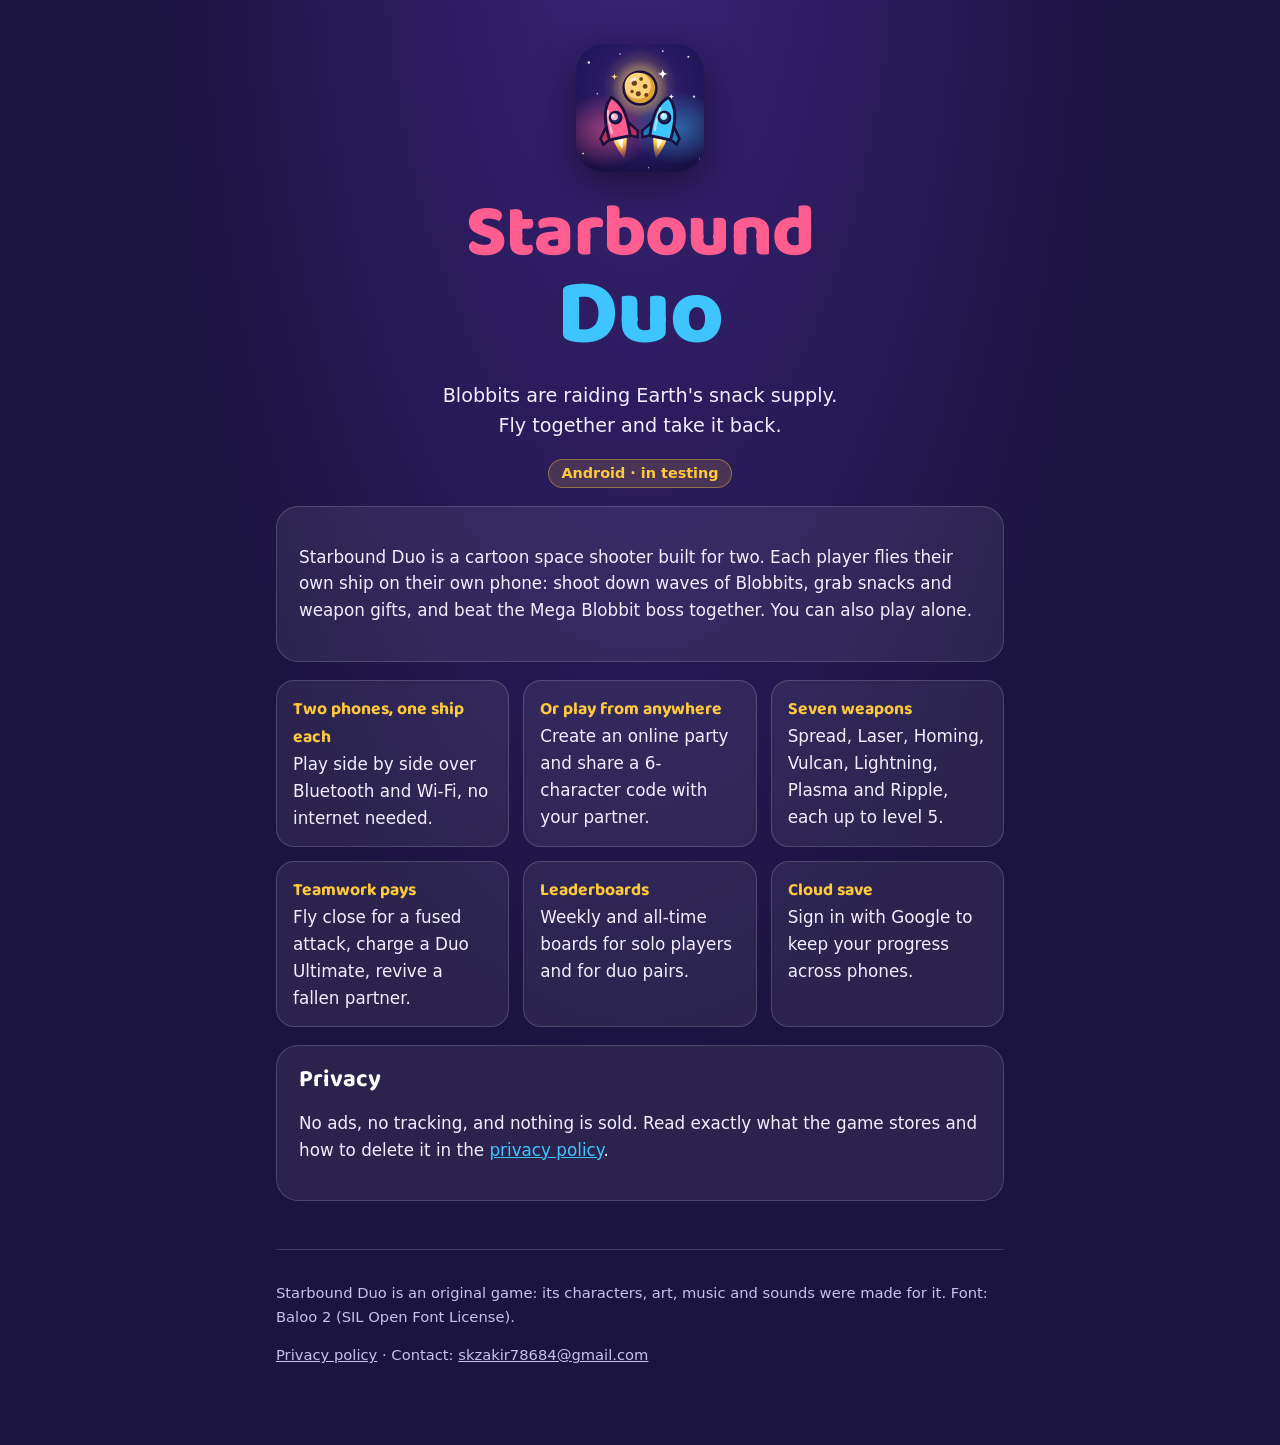
<file: index.html>
<!doctype html>
<html lang="en">
<head>
<meta charset="utf-8">
<meta name="viewport" content="width=device-width, initial-scale=1">
<title>Starbound Duo</title>
<meta name="description" content="Starbound Duo: a two-player co-op space shooter for Android. Two phones, one ship each.">
<link rel="icon" href="img/icon.png">
<link rel="stylesheet" href="style.css">
</head>
<body>
<main>
  <header class="hero">
    <img src="img/icon.png" alt="Starbound Duo app icon: a pink and a blue rocket flying towards a golden cookie">
    <p class="logo"><span class="w1">Starbound</span><span class="w2">Duo</span></p>
    <p class="lede">Blobbits are raiding Earth's snack supply. Fly together and take it back.</p>
    <p><span class="badge">Android · in testing</span></p>
  </header>

  <section class="card">
    <p>Starbound Duo is a cartoon space shooter built for two. Each player flies their own ship on their own phone:
      shoot down waves of Blobbits, grab snacks and weapon gifts, and beat the Mega Blobbit boss together.
      You can also play alone.</p>
  </section>

  <ul class="features">
    <li><b>Two phones, one ship each</b>Play side by side over Bluetooth and Wi-Fi, no internet needed.</li>
    <li><b>Or play from anywhere</b>Create an online party and share a 6-character code with your partner.</li>
    <li><b>Seven weapons</b>Spread, Laser, Homing, Vulcan, Lightning, Plasma and Ripple, each up to level 5.</li>
    <li><b>Teamwork pays</b>Fly close for a fused attack, charge a Duo Ultimate, revive a fallen partner.</li>
    <li><b>Leaderboards</b>Weekly and all-time boards for solo players and for duo pairs.</li>
    <li><b>Cloud save</b>Sign in with Google to keep your progress across phones.</li>
  </ul>

  <section class="card">
    <h2 style="margin-top:0">Privacy</h2>
    <p>No ads, no tracking, and nothing is sold. Read exactly what the game stores and how to delete it in the
      <a href="privacy.html">privacy policy</a>.</p>
  </section>

  <footer>
    <p>Starbound Duo is an original game: its characters, art, music and sounds were made for it.
      Font: Baloo 2 (SIL Open Font License).</p>
    <p><a href="privacy.html">Privacy policy</a> · Contact: <a href="mailto:skzakir78684@gmail.com">skzakir78684@gmail.com</a></p>
  </footer>
</main>
</body>
</html>
</file>
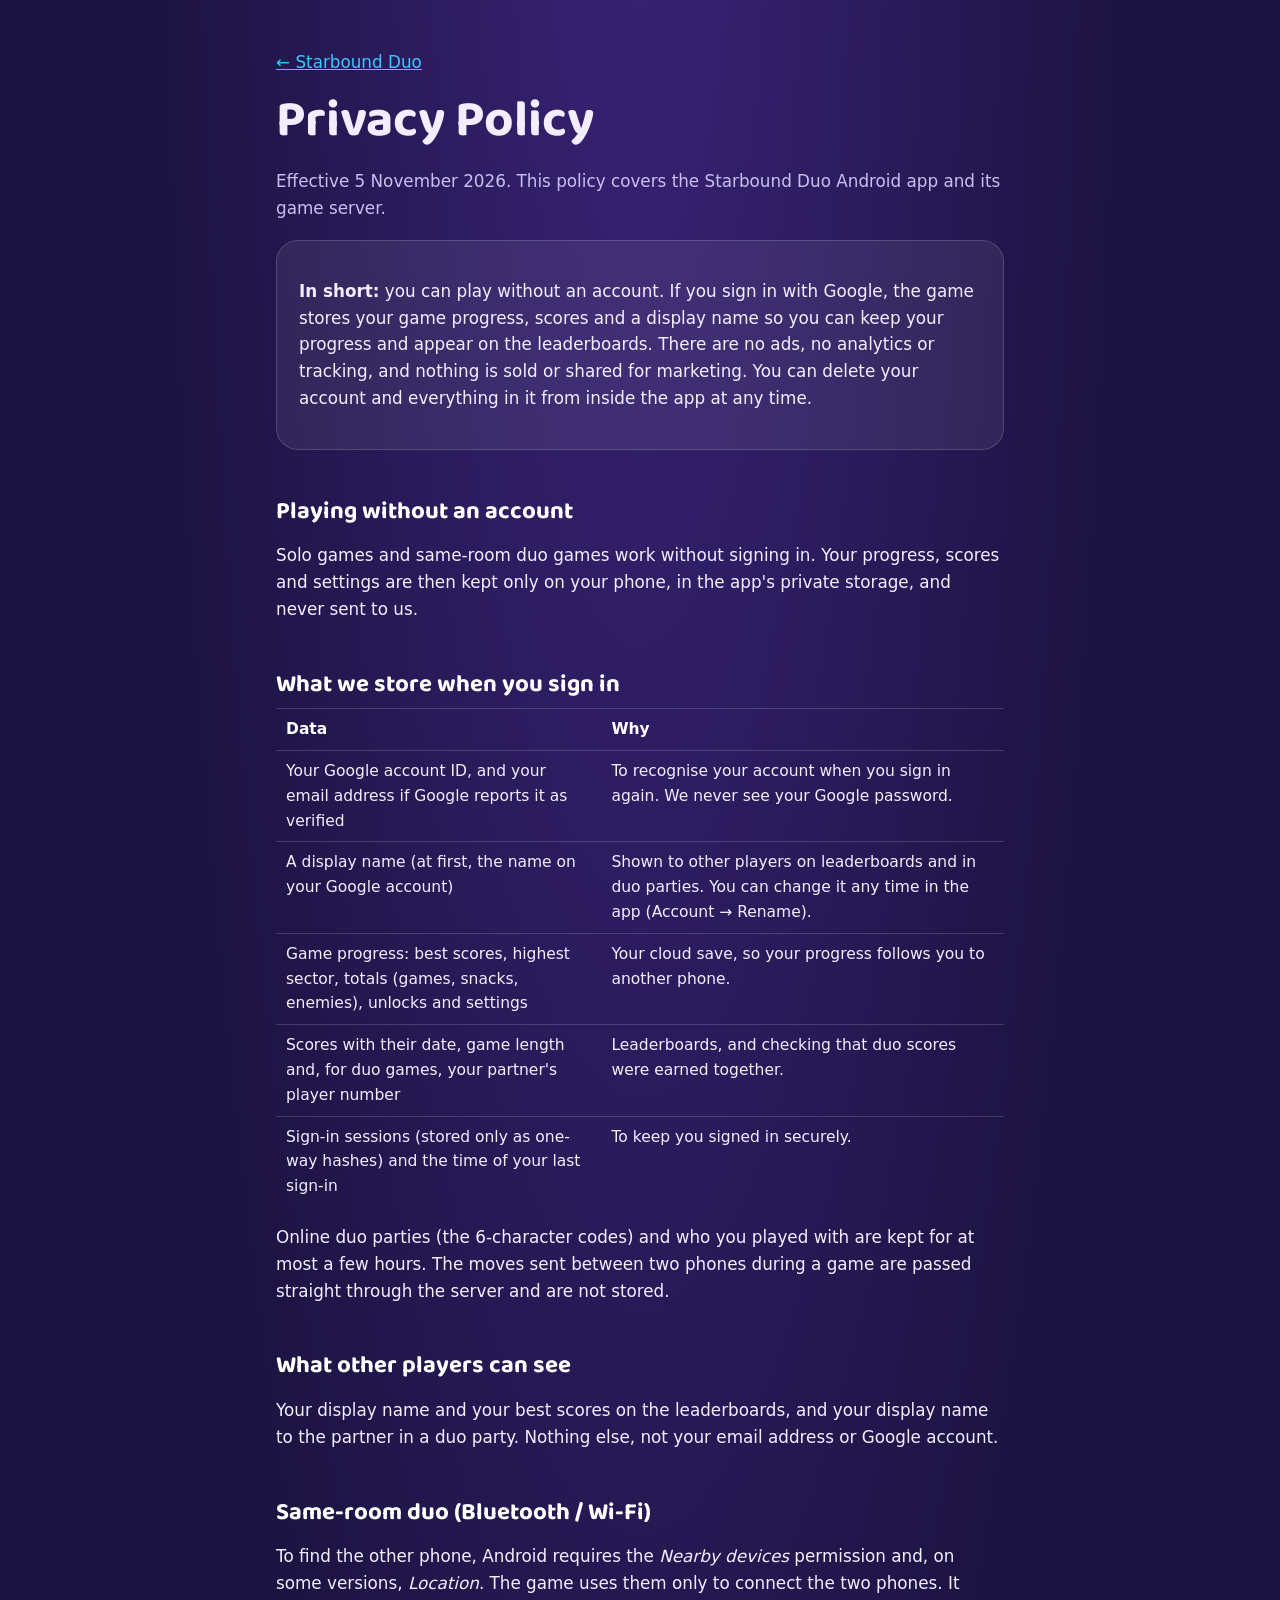
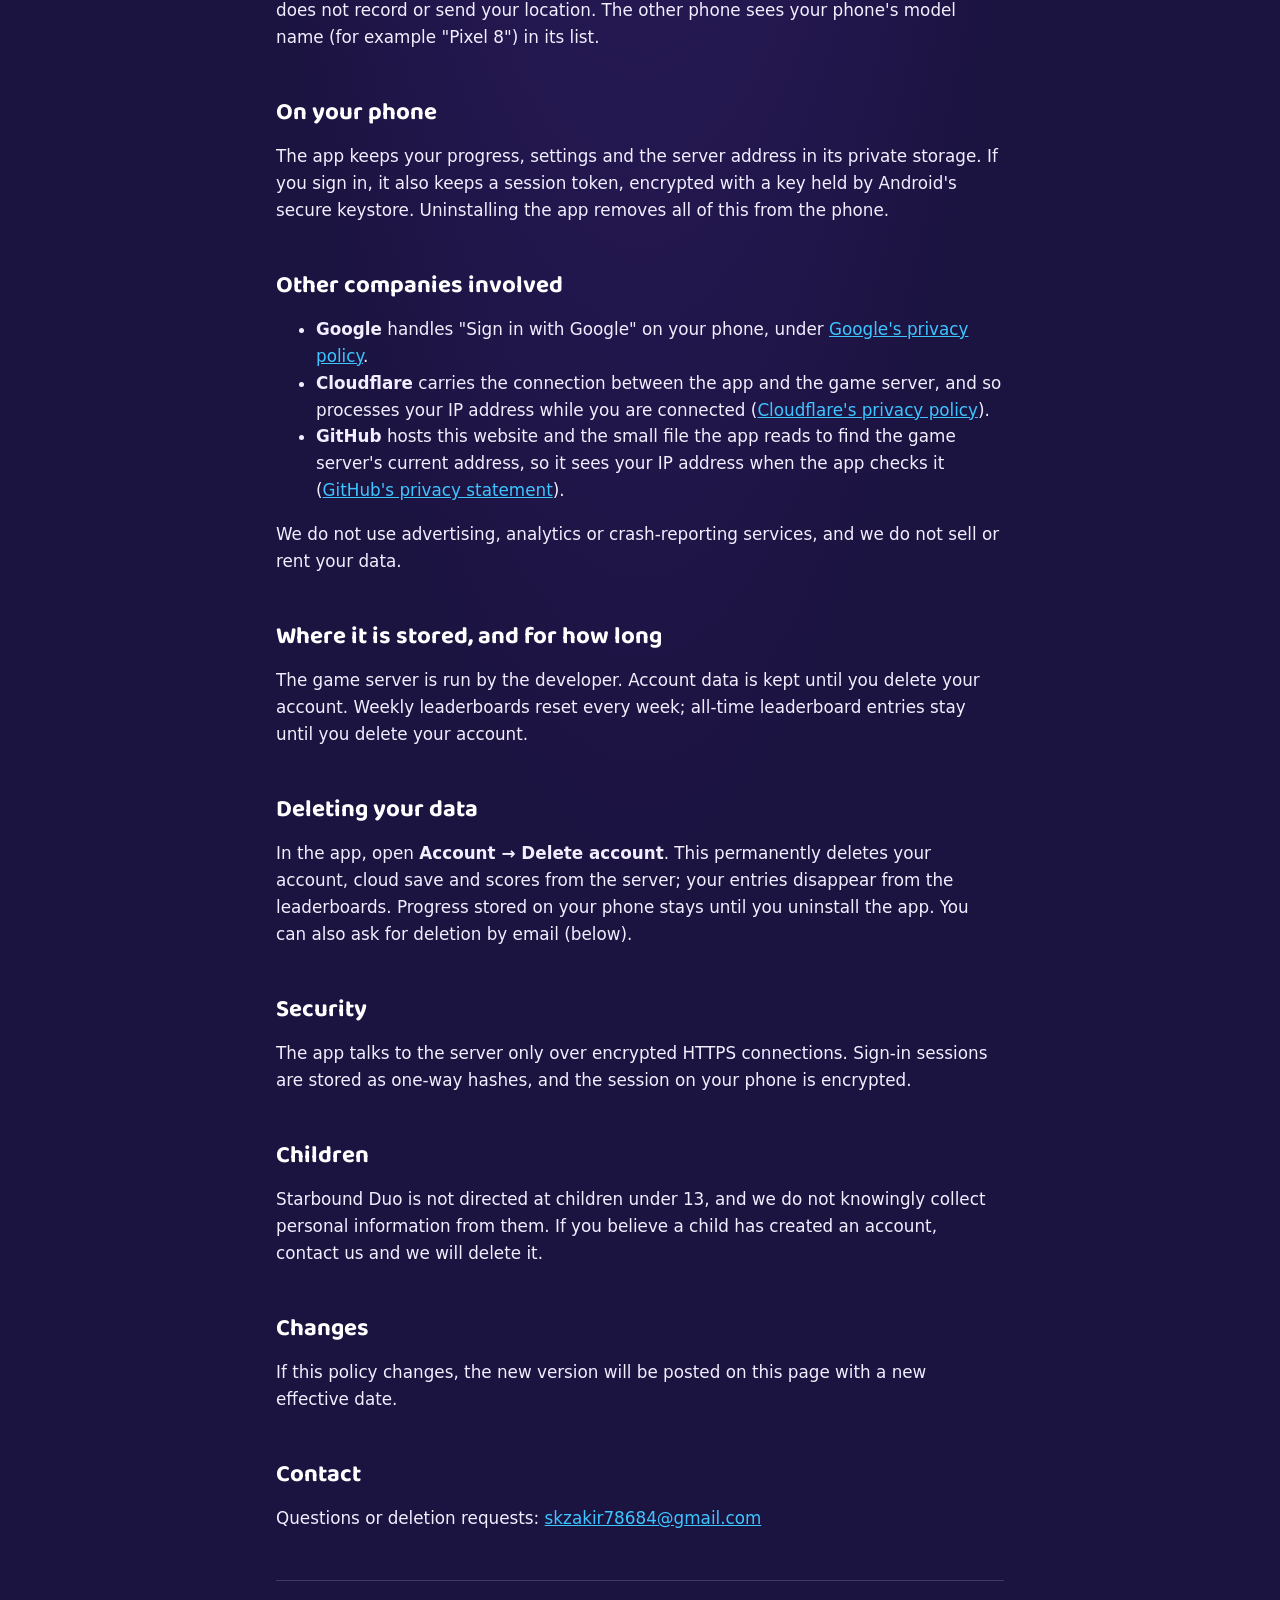
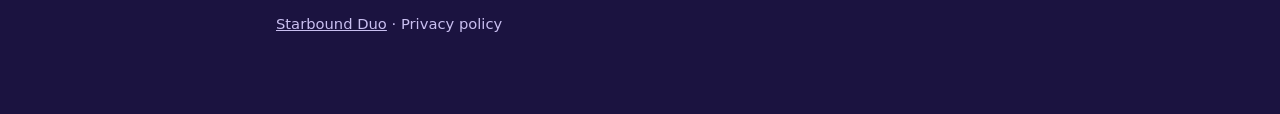
<file: privacy.html>
<!doctype html>
<html lang="en">
<head>
<meta charset="utf-8">
<meta name="viewport" content="width=device-width, initial-scale=1">
<title>Privacy Policy – Starbound Duo</title>
<meta name="description" content="What Starbound Duo stores, why, who else is involved, and how to delete it.">
<link rel="icon" href="img/icon.png">
<link rel="stylesheet" href="style.css">
</head>
<body>
<main>
  <p><a href="./">← Starbound Duo</a></p>
  <h1>Privacy Policy</h1>
  <p class="muted">Effective 5 November 2026. This policy covers the Starbound Duo Android app and its game server.</p>

  <section class="card">
    <p><strong>In short:</strong> you can play without an account. If you sign in with Google, the game stores your
      game progress, scores and a display name so you can keep your progress and appear on the leaderboards.
      There are no ads, no analytics or tracking, and nothing is sold or shared for marketing. You can delete
      your account and everything in it from inside the app at any time.</p>
  </section>

  <h2>Playing without an account</h2>
  <p>Solo games and same-room duo games work without signing in. Your progress, scores and settings are then
    kept only on your phone, in the app's private storage, and never sent to us.</p>

  <h2>What we store when you sign in</h2>
  <table>
    <thead><tr><th>Data</th><th>Why</th></tr></thead>
    <tbody>
      <tr><td>Your Google account ID, and your email address if Google reports it as verified</td>
        <td>To recognise your account when you sign in again. We never see your Google password.</td></tr>
      <tr><td>A display name (at first, the name on your Google account)</td>
        <td>Shown to other players on leaderboards and in duo parties. You can change it any time in the app
          (Account → Rename).</td></tr>
      <tr><td>Game progress: best scores, highest sector, totals (games, snacks, enemies), unlocks and settings</td>
        <td>Your cloud save, so your progress follows you to another phone.</td></tr>
      <tr><td>Scores with their date, game length and, for duo games, your partner's player number</td>
        <td>Leaderboards, and checking that duo scores were earned together.</td></tr>
      <tr><td>Sign-in sessions (stored only as one-way hashes) and the time of your last sign-in</td>
        <td>To keep you signed in securely.</td></tr>
    </tbody>
  </table>
  <p>Online duo parties (the 6-character codes) and who you played with are kept for at most a few hours.
    The moves sent between two phones during a game are passed straight through the server and are not stored.</p>

  <h2>What other players can see</h2>
  <p>Your display name and your best scores on the leaderboards, and your display name to the partner in a duo
    party. Nothing else, not your email address or Google account.</p>

  <h2>Same-room duo (Bluetooth / Wi-Fi)</h2>
  <p>To find the other phone, Android requires the <em>Nearby devices</em> permission and, on some versions,
    <em>Location</em>. The game uses them only to connect the two phones. It does not record or send your
    location. The other phone sees your phone's model name (for example "Pixel 8") in its list.</p>

  <h2>On your phone</h2>
  <p>The app keeps your progress, settings and the server address in its private storage. If you sign in, it also
    keeps a session token, encrypted with a key held by Android's secure keystore. Uninstalling the app removes all
    of this from the phone.</p>

  <h2>Other companies involved</h2>
  <ul>
    <li><strong>Google</strong> handles "Sign in with Google" on your phone, under
      <a href="https://policies.google.com/privacy">Google's privacy policy</a>.</li>
    <li><strong>Cloudflare</strong> carries the connection between the app and the game server, and so processes
      your IP address while you are connected (<a href="https://www.cloudflare.com/privacypolicy/">Cloudflare's privacy policy</a>).</li>
    <li><strong>GitHub</strong> hosts this website and the small file the app reads to find the game server's
      current address, so it sees your IP address when the app checks it
      (<a href="https://docs.github.com/en/site-policy/privacy-policies/github-general-privacy-statement">GitHub's privacy statement</a>).</li>
  </ul>
  <p>We do not use advertising, analytics or crash-reporting services, and we do not sell or rent your data.</p>

  <h2>Where it is stored, and for how long</h2>
  <p>The game server is run by the developer. Account data is kept until you delete your account. Weekly
    leaderboards reset every week; all-time leaderboard entries stay until you delete your account.</p>

  <h2>Deleting your data</h2>
  <p>In the app, open <strong>Account → Delete account</strong>. This permanently deletes your account, cloud save
    and scores from the server; your entries disappear from the leaderboards. Progress stored on your phone stays
    until you uninstall the app. You can also ask for deletion by email (below).</p>

  <h2>Security</h2>
  <p>The app talks to the server only over encrypted HTTPS connections. Sign-in sessions are stored as one-way
    hashes, and the session on your phone is encrypted.</p>

  <h2>Children</h2>
  <p>Starbound Duo is not directed at children under 13, and we do not knowingly collect personal information from
    them. If you believe a child has created an account, contact us and we will delete it.</p>

  <h2>Changes</h2>
  <p>If this policy changes, the new version will be posted on this page with a new effective date.</p>

  <h2>Contact</h2>
  <p>Questions or deletion requests: <a href="mailto:skzakir78684@gmail.com">skzakir78684@gmail.com</a></p>

  <footer>
    <p><a href="./">Starbound Duo</a> · Privacy policy</p>
  </footer>
</main>
</body>
</html>
</file>
<file: style.css>
@font-face { font-family: 'Baloo 2'; font-weight: 700; src: url('fonts/Baloo2-Bold.ttf') format('truetype'); font-display: swap; }
@font-face { font-family: 'Baloo 2'; font-weight: 800; src: url('fonts/Baloo2-ExtraBold.ttf') format('truetype'); font-display: swap; }

:root {
  color-scheme: dark;
  --sky: #1B1340; --p1: #FF5D8F; --p2: #3EC5FF; --snack: #FFC93C;
  --ink: #F3EEFF; --muted: #C9BFF0; --card: rgba(255, 255, 255, 0.07); --line: rgba(255, 255, 255, 0.16);
}
* { box-sizing: border-box; }
html { background: var(--sky); }
body {
  margin: 0; color: var(--ink); font: 400 1.05rem/1.6 system-ui, -apple-system, 'Segoe UI', Roboto, sans-serif;
  background: radial-gradient(ellipse at 50% -10%, #3A2378 0%, var(--sky) 55%) no-repeat, var(--sky);
  min-height: 100vh;
}
main { max-width: 760px; margin: 0 auto; padding: 32px 16px 64px; }
a { color: var(--p2); overflow-wrap: anywhere; }
a:focus-visible { outline: 3px solid var(--snack); outline-offset: 2px; }
h1, h2, h3, .logo { font-family: 'Baloo 2', system-ui, sans-serif; line-height: 1.15; }
h1 { font-size: clamp(2.2rem, 7vw, 3.2rem); margin: 0.2em 0 0.3em; }
h2 { font-size: 1.5rem; margin: 2em 0 0.4em; color: #fff; }
h3 { font-size: 1.15rem; margin: 1.4em 0 0.2em; color: #fff; }
.muted { color: var(--muted); }
.card { background: var(--card); border: 1px solid var(--line); border-radius: 22px; padding: 20px 22px; margin: 18px 0; }
.hero { text-align: center; padding-top: 12px; }
.hero img { width: 128px; height: 128px; border-radius: 28px; box-shadow: 0 12px 40px rgba(0, 0, 0, 0.45); }
.logo { font-weight: 800; font-size: clamp(3rem, 12vw, 4.6rem); margin: 12px 0 0; letter-spacing: -0.01em; }
.logo .w1 { color: var(--p1); display: block; }
.logo .w2 { color: var(--p2); display: block; font-size: 1.25em; margin-top: -0.15em; }
.lede { font-size: 1.2rem; max-width: 34ch; margin: 12px auto 0; }
.features { display: grid; grid-template-columns: repeat(auto-fit, minmax(min(220px, 100%), 1fr)); gap: 14px; padding: 0; list-style: none; }
.features li { background: var(--card); border: 1px solid var(--line); border-radius: 18px; padding: 14px 16px; }
.features b { font-family: 'Baloo 2', system-ui, sans-serif; color: var(--snack); font-size: 1.1rem; display: block; }
.badge { display: inline-block; background: rgba(255, 201, 60, 0.15); color: var(--snack); border: 1px solid rgba(255, 201, 60, 0.4);
  border-radius: 999px; padding: 2px 12px; font-weight: 600; font-size: 0.9rem; }
table { width: 100%; border-collapse: collapse; font-size: 0.97rem; }
th, td { text-align: left; vertical-align: top; padding: 8px 10px; border-top: 1px solid var(--line); }
th { color: #fff; font-weight: 600; }
footer { margin-top: 48px; padding-top: 16px; border-top: 1px solid var(--line); font-size: 0.92rem; color: var(--muted); }
footer a { color: var(--muted); }
@media (max-width: 520px) {
  th, td { padding: 6px 4px; }
  .card { padding: 16px; }
}
</file>
